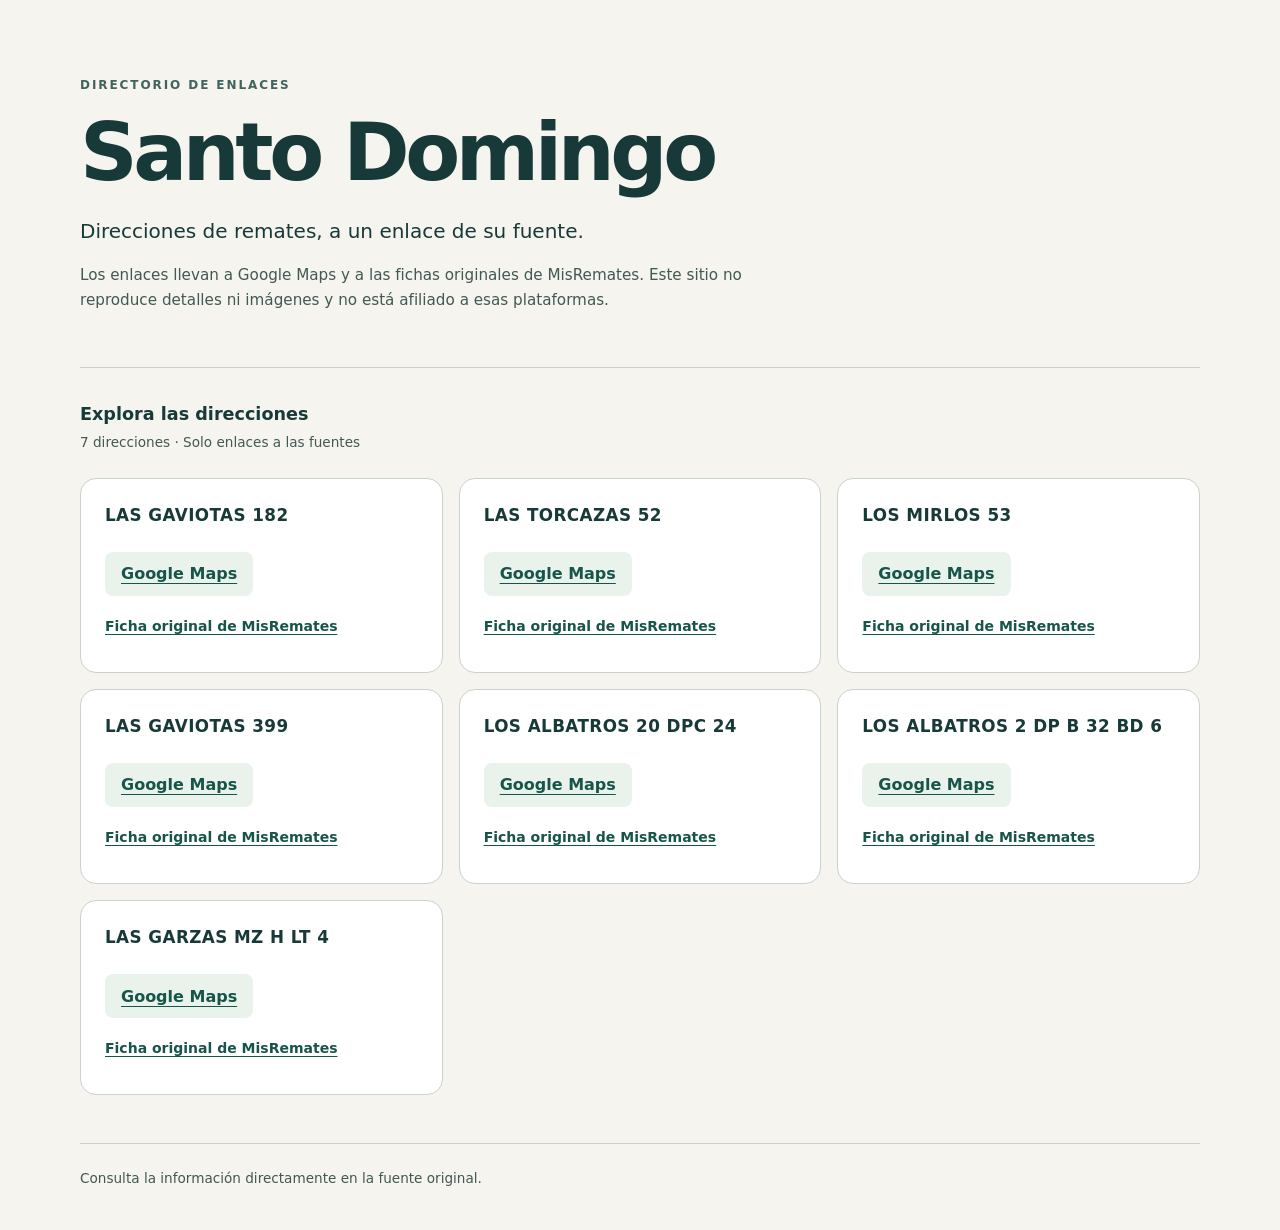
<file: docs/index.html>
<!doctype html>
<html lang="es">
<head>
  <meta charset="utf-8">
  <meta name="viewport" content="width=device-width, initial-scale=1">
  <meta name="description" content="Direcciones en Santo Domingo con enlaces a Google Maps y a las fichas originales de MisRemates.">
  <title>Direcciones de remates · Santo Domingo</title>
  <link rel="stylesheet" href="styles.css">
</head>
<body>
  <header>
    <p class="eyebrow">DIRECTORIO DE ENLACES</p>
    <h1>Santo Domingo</h1>
    <p class="intro">Direcciones de remates, a un enlace de su fuente.</p>
    <p class="notice">Los enlaces llevan a Google Maps y a las fichas originales de MisRemates. Este sitio no reproduce detalles ni imágenes y no está afiliado a esas plataformas.</p>
  </header>
  <main id="direcciones" aria-labelledby="directory-title">
    <div class="section-heading">
      <h2 id="directory-title">Explora las direcciones</h2>
      <p>7 direcciones · Solo enlaces a las fuentes</p>
    </div>
    <div class="directory">
      <article aria-labelledby="gaviotas-182">
        <h2 id="gaviotas-182">LAS GAVIOTAS 182</h2>
        <a class="maps" href="https://www.google.com/maps/search/?api=1&amp;query=-33.692366%2C-71.636694">Google Maps</a>
        <a class="source" href="https://www.misremates.cl/remate/casa-las-gaviotas-182-santo-domingo-142172">Ficha original de MisRemates</a>
      </article>
      <article aria-labelledby="torcazas-52">
        <h2 id="torcazas-52">LAS TORCAZAS 52</h2>
        <a class="maps" href="https://www.google.com/maps/search/?api=1&amp;query=-33.701684%2C-71.641865">Google Maps</a>
        <a class="source" href="https://www.misremates.cl/remate/casa-las-torcazas-52-santo-domingo-142164">Ficha original de MisRemates</a>
      </article>
      <article aria-labelledby="mirlos-53">
        <h2 id="mirlos-53">LOS MIRLOS 53</h2>
        <a class="maps" href="https://www.google.com/maps/search/?api=1&amp;query=-33.695953%2C-71.646816">Google Maps</a>
        <a class="source" href="https://www.misremates.cl/remate/casa-los-mirlos-53-santo-domingo-141978">Ficha original de MisRemates</a>
      </article>
      <article aria-labelledby="gaviotas-399">
        <h2 id="gaviotas-399">LAS GAVIOTAS 399</h2>
        <a class="maps" href="https://www.google.com/maps/search/?api=1&amp;query=-33.699411%2C-71.630056">Google Maps</a>
        <a class="source" href="https://www.misremates.cl/remate/casa-las-gaviotas-399-santo-domingo-141981">Ficha original de MisRemates</a>
      </article>
      <article aria-labelledby="albatros-20">
        <h2 id="albatros-20">LOS ALBATROS 20 DPC 24</h2>
        <a class="maps" href="https://www.google.com/maps/search/?api=1&amp;query=-33.695683%2C-71.638062">Google Maps</a>
        <a class="source" href="https://www.misremates.cl/remate/departamento-los-albatros-20-dpc-24-santo-domingo-142171">Ficha original de MisRemates</a>
      </article>
      <article aria-labelledby="albatros-2">
        <h2 id="albatros-2">LOS ALBATROS 2 DP B 32 BD 6</h2>
        <a class="maps" href="https://www.google.com/maps/search/?api=1&amp;query=-33.695404%2C-71.639684">Google Maps</a>
        <a class="source" href="https://www.misremates.cl/remate/departamento-los-albatros-2-dp-b-32-bd-6-santo-domingo-141979">Ficha original de MisRemates</a>
      </article>
      <article aria-labelledby="garzas">
        <h2 id="garzas">LAS GARZAS MZ H LT 4</h2>
        <a class="maps" href="https://www.google.com/maps/search/?api=1&amp;query=-33.702795%2C-71.635413">Google Maps</a>
        <a class="source" href="https://www.misremates.cl/remate/terreno-sitio-las-garzas-mz-h-lt-4-santo-domingo-142170">Ficha original de MisRemates</a>
      </article>
    </div>
  </main>
  <footer>Consulta la información directamente en la fuente original.</footer>
</body>
</html>
</file>
<file: docs/styles.css>
:root {
  color-scheme: light;
  font-family: system-ui, -apple-system, BlinkMacSystemFont, "Segoe UI", sans-serif;
  color: #173a38;
  background: #f5f4ee;
  line-height: 1.6;
}
* { box-sizing: border-box; }
body { margin: 0; }
header, main, footer { width: min(1120px, 100% - 3rem); margin-inline: auto; }
header { padding-block: 4rem 2.5rem; border-bottom: 1px solid #c9d3cb; }
.eyebrow { font-size: .75rem; font-weight: 750; letter-spacing: .16em; color: #41635d; }
h1 { font-size: clamp(2.6rem, 8vw, 5rem); line-height: 1.05; letter-spacing: -.055em; margin: 1rem 0; }
.intro { font-size: 1.25rem; margin-bottom: 1rem; }
.notice { max-width: 75ch; color: #425852; font-size: .95rem; }
main { padding-block: 2rem 3rem; }
.section-heading { margin-bottom: 1.5rem; }
.section-heading h2 { font-size: 1.1rem; margin: 0; }
.section-heading p { color: #425852; font-size: .85rem; margin: .25rem 0 0; }
.directory { display: grid; grid-template-columns: repeat(auto-fit, minmax(min(100%, 290px), 1fr)); gap: 1rem; }
article { display: flex; flex-direction: column; align-items: flex-start; background: #fff; border: 1px solid #c9d3cb; border-radius: 1rem; padding: 1.5rem; }
article h2 { font-size: 1.05rem; letter-spacing: .025em; line-height: 1.5; margin: 0 0 1.5rem; overflow-wrap: anywhere; }
a { color: #175449; text-underline-offset: .22em; font-weight: 650; min-height: 44px; display: inline-flex; align-items: center; max-width: 100%; }
a:hover { color: #0e382f; text-decoration-thickness: 2px; }
a:focus-visible { outline: 3px solid #86420f; outline-offset: 4px; border-radius: .25rem; }
.maps { margin-top: auto; background: #eaf2ec; padding: .5rem 1rem; border-radius: .5rem; }
.source { font-size: .875rem; margin-top: .5rem; }
footer { border-top: 1px solid #c9d3cb; padding-block: 1.5rem 2.5rem; color: #425852; font-size: .85rem; }
@media (max-width: 480px) {
  header, main, footer { width: calc(100% - 2rem); }
  header { padding-top: 2.5rem; }
  article { padding: 1.25rem; }
}
</file>
